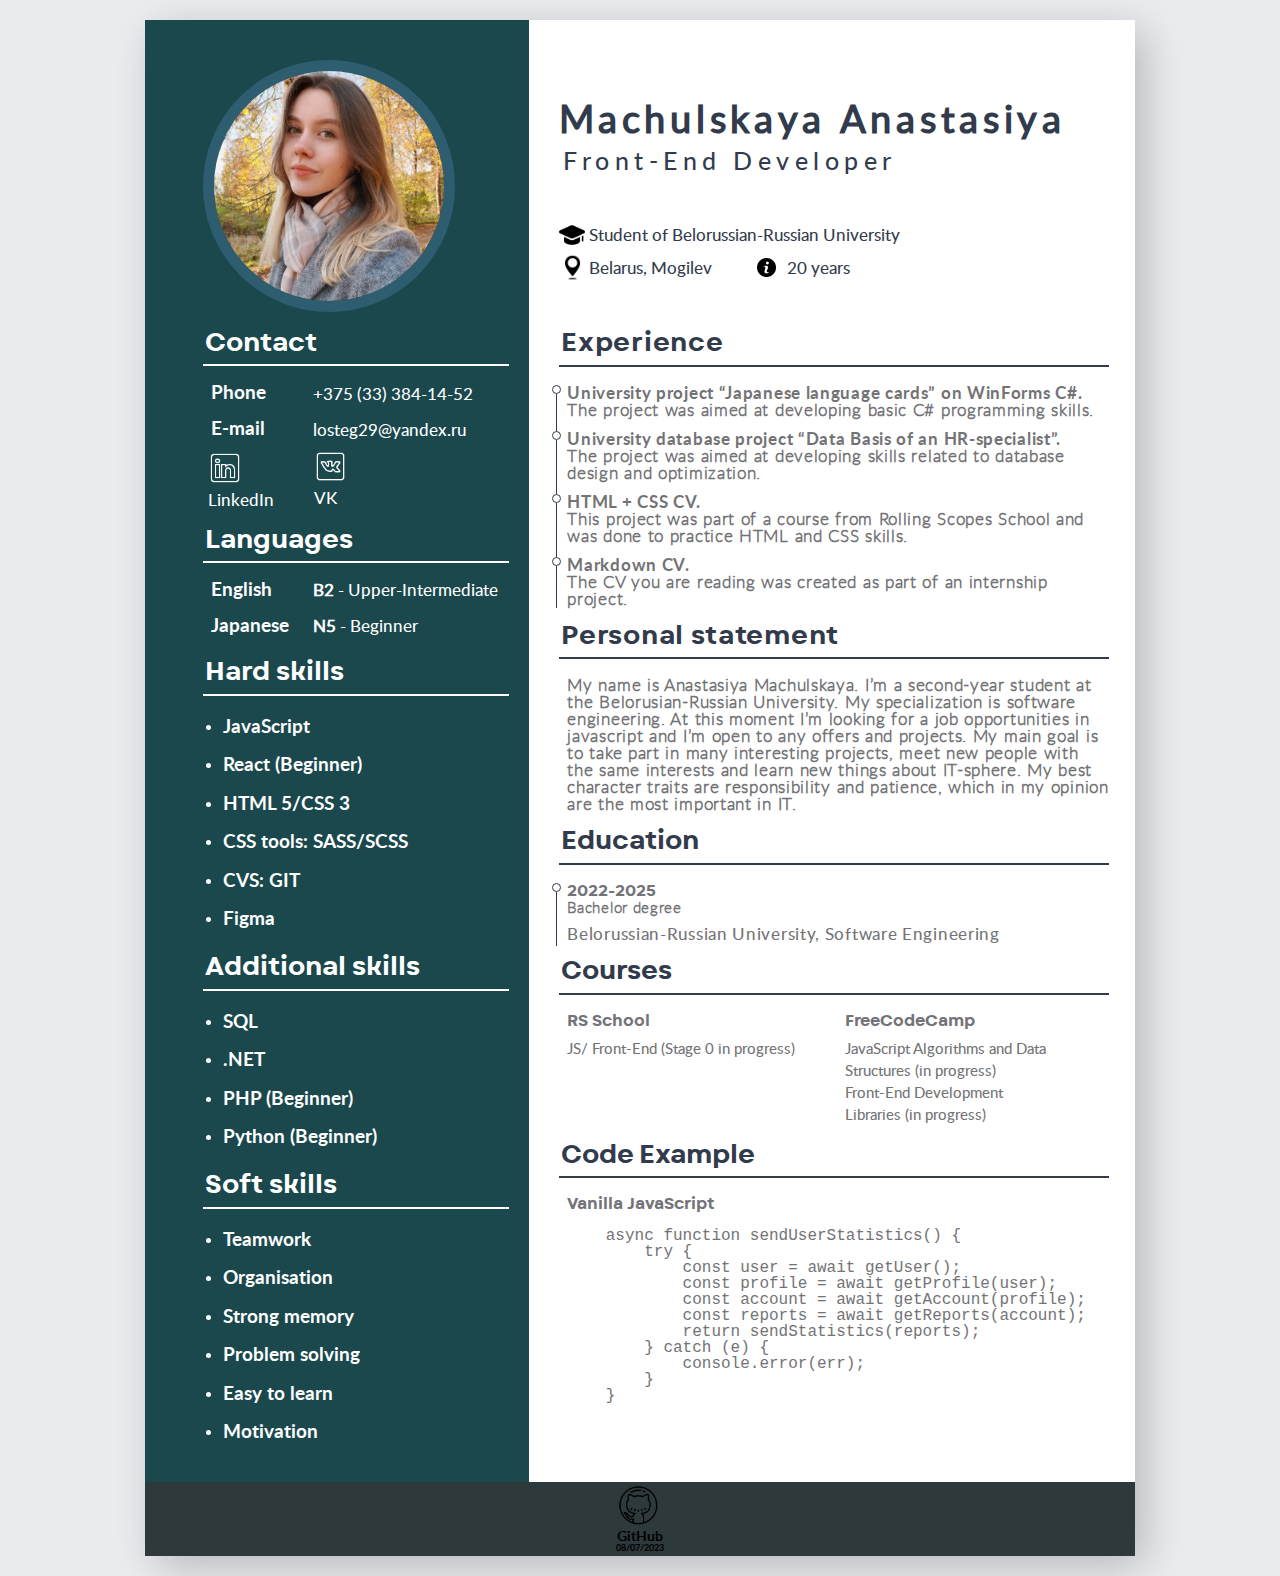
<file: index.html>
<!DOCTYPE html>
<html lang="en">
<head>
    <meta charset="UTF-8">
    <meta name="viewport" content="width=device-width, initial-scale=1.0">
    <title>Machulskaya CV</title>  
    <link rel="stylesheet" href="css/style.css">
</head>
<body>
    <div id="site__wrapper">
        <main>
            <div id="main__wrapper">
                <section id="left__sidebar">
                    <header id="avatar">
                        <img src="img/avatar.jpg" alt="avatar">
                    </header>
                    <div id="contact__info">
                        <h2>Contact</h2>
                        <div class="block__item">
                            <div class="horizontal__line"></div>
                        </div>
                        <div id="phone__number">
                            <p>Phone</p>
                            <p>+375 (33) 384-14-52</p>
                        </div>
                        <div id="e-mail">
                            <p>E-mail</p>
                            <p>losteg29@yandex.ru</p>
                        </div>
                        <nav>
                            <div id="LinkedIn">
                                <a href="https://www.linkedin.com/in/anastasiya-machulskaya-8b06b9232/"><img src="img/icon-linkedin.png" alt="LinkedId logo"></a>
                                <a href="https://www.linkedin.com/in/anastasiya-machulskaya-8b06b9232/">LinkedIn</a>
                            </div>
                            <div id="VK">
                                <a href="https://vk.com/cheburastya"><img src="img/icon-vk.png" alt="VK logo"></a>
                                <a href="https://vk.com/cheburastya">VK</a>
                            </div>
                        </nav>
                    </div>
                    <div id="language__info">
                        <h2>Languages</h2>
                        <div class="block__item">
                            <div class="horizontal__line"></div>
                        </div>
                        <div id="eng">
                            <p>English</p>
                            <p>
                                <b>B2</b> - Upper-Intermediate
                            </p>
                        </div>
                        <div id="jpn">
                            <p>Japanese</p>
                            <p>
                                <b>N5</b> - Beginner
                            </p>
                        </div>
                    </div>
                    <div id="hard__skills">
                        <h2>Hard skills</h2>
                        <div class="block__item">
                            <div class="horizontal__line"></div>
                        </div>
                        <ul class="skills__list">
                            <li>JavaScript</li>
                            <li>React (Beginner)</li>
                            <li>HTML 5/CSS 3</li>
                            <li>CSS tools: SASS/SCSS</li>
                            <li>CVS: GIT</li>
                            <li>Figma</li>
                        </ul>
                    </div>
                    <div id="additional__skills">
                        <h2>Additional skills</h2>
                        <div class="block__item">
                            <div class="horizontal__line"></div>
                        </div>
                        <ul class="skills__list">
                            <li>SQL</li>
                            <li>.NET</li>
                            <li>PHP (Beginner)</li>
                            <li>Python (Beginner)</li>
                        </ul>
                    </div>
                    <div id="soft__skills">
                        <h2>Soft skills</h2>
                        <div class="block__item">
                            <div class="horizontal__line"></div>
                        </div>
                        <ul class="skills__list">
                            <li>Teamwork</li>
                            <li>Organisation</li>
                            <li>Strong memory</li>
                            <li>Problem solving</li>
                            <li>Easy to learn</li>
                            <li>Motivation</li>
                        </ul>
                    </div>
                </section>
                <section id="right__sidebar">
                    <header id="about__me">
                        <h1 id="name">Machulskaya Anastasiya</h1>
                        <h3 id="specialization">Front-End Developer</h3>
                        <ul id="personal__info">
                            <li id="occupation">Student of Belorussian-Russian University</li>
                            <li id="location">Belarus, Mogilev</li>
                            <li id="age">20 years</li>
                        </ul>
                    </header>
                    <div id="experience">
                        <h2>Experience</h2>
                        <div class="block__item">
                            <div class="horizontal__line"></div>
                        </div>
                        <div class="block__item line__and__circle">
                            <div class="circle first-circle"></div>
                            <div class="vertical__line first-vertical-line"></div>
                            <div class="circle second-circle"></div>
                            <div class="vertical__line second-vertical-line"></div>
                            <div class="circle third-circle"></div>
                            <div class="vertical__line third-vertical-line"></div>
                            <div class="circle last-circle"></div>
                            <div class="vertical__line last-vertical-line"></div>
                        </div>
                        <ul id="projects">
                            <li>
                                <b>University project “Japanese language cards” on WinForms C#.</b>
                                <br> The project was aimed at developing basic C# programming skills.
                            </li>
                            <li>
                                <b>University database project “Data Basis of an HR-specialist”.</b>
                                <br> The project was aimed at developing skills related to database design and optimization.
                            </li>
                            <li>
                                <b>HTML + CSS CV.</b>
                                <br> This project was part of a course from Rolling Scopes School and was done to practice HTML and CSS skills.
                            </li>
                            <li>
                                <b>Markdown CV.</b>
                                <br> The CV you are reading was created as part of an internship project.
                            </li>
                        </ul>
                    </div>
                    <div id="personal__statement">
                        <h2>Personal statement</h2>
                        <div class="block__item">
                            <div class="horizontal__line"></div>
                        </div>
                        <p>My name is Anastasiya Machulskaya. I’m a second-year student at the Belorusian-Russian University. My specialization is software engineering. At this moment I’m looking for a job
                        opportunities in javascript and I’m open to any offers and projects. My main goal is to take part in many interesting projects, meet new people with the same interests and learn new
                        things about IT-sphere. My best character traits are responsibility and patience, which in my opinion are the most important in IT.</p>
                    </div>
                    <div id="education">
                        <h2>Education</h2>
                        <div class="block__item">
                            <div class="horizontal__line"></div>
                        </div>
                        <div class="block__item line__and__circle">
                            <div class="circle"></div>
                            <div class="vertical__line"></div>
                        </div>
                        <ul id="educational__institutions">
                            <li  id="Belorussian-Russian__University" class="educational__institution__name">
                                <p class="period__of__apprenticeship">2022-2025</p>
                                <p class="degree">Bachelor degree</p>
                                <p class="education">Belorussian-Russian University, Software Engineering</p>
                            </li>
                        </ul>
                    </div>
                    <div id="courses">
                        <h2>Courses</h2>
                        <div class="block__item">
                            <div class="horizontal__line"></div>
                        </div>
                        <div id="RSSchool" class="course">
                            <p class="school__name">RS School</p>
                            <ul class="course__name">
                                <li>
                                    JS/ Front-End (Stage 0 in progress)
                                </li>
                            </ul>
                        </div>
                        <div id="FreeCodeCamp" class="course">
                            <p class="school__name">FreeCodeCamp</p>
                            <ul class="course__name">
                                <li>
                                    JavaScript Algorithms and Data Structures (in progress)
                                </li>
                                <li>
                                    Front-End Development Libraries (in progress)
                                </li>
                            </ul>
                        </div>
                    </div>
                    <div id="code__example">
                        <h2>Code Example</h2>
                        <div class="block__item">
                            <div class="horizontal__line"></div>
                        </div>
                        <p id="programming__language">Vanilla JavaScript</p>
                        <pre id="code__container">
                            <code>
    async function sendUserStatistics() {
        try {
            const user = await getUser();
            const profile = await getProfile(user);
            const account = await getAccount(profile);
            const reports = await getReports(account);
            return sendStatistics(reports);
        } catch (e) {
            console.error(err);
        }
    }
                            </code>
                        </pre>
                    </div>
                </section>
            </div>
        </main>
        <footer>
            <div id="footer__wrapper">
                <a href="https://github.com/Lossteg"><img src='img/icon-github.png' alt="GitHub logo"></a>
                <a href="https://github.com/Lossteg">GitHub</a>
                <p>08/07/2023</p>
            </div>
        </footer>
    </div>
</body>
</html>
</file>
<file: css/style.css>
/* http://meyerweb.com/eric/tools/css/reset/
   v2.0 | 20110126
   License: none (public domain)
*/
html, body, div, span, applet, object, iframe,
h1, h3, h3, h4, h5, h6, p, blockquote, pre,
a, abbr, acronym, address, big, cite, code,
del, dfn, em, img, ins, kbd, q, s, samp,
small, strike, strong, sub, sup, tt, var, u, i, center,
dl, dt, dd, ol, ul, li,
fieldset, form, label, legend,
table, caption, tbody, tfoot, thead, tr, th, td,
article, aside, canvas, details, embed,
figure, figcaption, footer, header, hgroup,
menu, nav, output, ruby, section, summary,
time, mark, audio, video {
	margin: 0;
	padding: 0;
	border: 0;
	font-size: 100%;
	font: inherit;
	vertical-align: baseline;
}
/* HTML5 display-role reset for older browsers */
article, aside, details, figcaption, figure,
footer, header, hgroup, menu, nav, section {
	display: block;
}
body {
	line-height: 1;
}
blockquote, q {
	quotes: none;
}
blockquote:before, blockquote:after,
q:before, q:after {
	content: '';
	content: none;
}
table {
	border-collapse: collapse;
	border-spacing: 0;
}

@font-face {
    font-family: 'garetbold';
    src: url('../fonts/garet_bold-webfont.woff2') format('woff2'),
         url('../fonts/garet_bold-webfont.woff') format('woff');
}
@font-face {
    font-family: 'latobold';
    src: url('../fonts/lato-bold-webfont.woff2') format('woff2'),
         url('../fonts/lato-bold-webfont.woff') format('woff');
}
@font-face {
    font-family: 'latomedium';
    src: url('../fonts/lato-medium-webfont.woff2') format('woff2'),
         url('../fonts/lato-medium-webfont.woff') format('woff');
}
@font-face {
    font-family: 'latolight';
    src: url('../fonts/lato-light-webfont.woff2') format('woff2'),
         url('../fonts/lato-light-webfont.woff') format('woff');
}

:root {
	background-color: #ebecf0;
}
#site__wrapper {
	margin: 20px auto;
	box-sizing: border-box;
	max-width: 990px;
	min-width: 100px;
	box-shadow: 10px 10px 40px -1px rgba(0, 0, 0, 0.23);
}
#main__wrapper {
	display: flex;
	overflow: hidden;
}

#left__sidebar {
	padding: 30px 20px 30px 58px;
	width: 34%;
	color: #fff;
    background-color: #1a484d;
}
#left__sidebar h2 {
	margin: 15px 0px 8.5px 2px; 
	font-family: 'garetbold', 'Segoe UI', Tahoma, Geneva, Verdana, sans-serif;
	font-weight: 600;
	font-size: 26px;
	font-style: initial;
}
#avatar {
	margin-bottom: px;
	padding-top: 10px;
	background-color: #1a484d;
}
#avatar img {
	max-width: 75%;
	border: 11.5px solid #2e5d70;
	border-radius: 50%;
}
#phone__number p:first-child, #e-mail p:first-child {
	display: block;
	font-family: 'latobold', 'Segoe UI', Tahoma, Geneva, Verdana, sans-serif;
	font-weight: bold;
	font-size: 19px;
}
#phone__number p:last-child, #e-mail p:last-child {
	position: relative;
	left: 102px;
	bottom: 17px;
	display: block;
	font-family: 'latomedium', 'Segoe UI', Tahoma, Geneva, Verdana, sans-serif;
	font-weight: light;
	font-size: 17px;
}
nav {
	margin-top: -5px;
	margin-left: 5px;
	margin-bottom: 18px;
	display: flex;
	justify-content:left;
}
nav a {
	text-decoration: none;
	color: #fff;
}
nav a:hover {
	color: #90b4c3;
}
#LinkedIn {
	margin-right: 20px;
}
#VK {
	margin-left: 20px;
}
#LinkedIn a img {
	width: 51%;
}
#VK a img {
	margin-top: -1px;
	width: 66%;
} 
#LinkedIn a:last-child, #VK a:last-child {
	margin-top: 4px;
	align-self: center;
	display: block;
	font-family: 'latomedium', 'Segoe UI', Tahoma, Geneva, Verdana, sans-serif;
	font-weight: light;
	font-size: 17px;
}
#eng p:first-child, #jpn p:first-child {
	font-family: 'latobold', 'Segoe UI', Tahoma, Geneva, Verdana, sans-serif;
	font-weight: bold;
	font-size: 19px;
}
#eng p:last-child, #jpn p:last-child {
	position: relative;
	left: 102px;
	bottom: 18px;
	font-family: 'latomedium', 'Segoe UI', Tahoma, Geneva, Verdana, sans-serif;
	font-weight: light;
	font-size: 17px;
}
#language__info h2, #hard__skills h2 {
	margin-top: 6px;
}
#language__info p, #contact__info p {
	padding-left: 8px;
}
.skills__list {
	padding-left: 20px;
	font-family: 'latobold', 'Segoe UI', Tahoma, Geneva, Verdana, sans-serif;
	font-weight: bold;
	font-size: 19px;
	line-height: 2.4rem;;
}

#right__sidebar {
	padding: 82px 26px 30px 30px;
	width: 61%; 
	color: #323b4c;
	background-color: #fff;
}
#right__sidebar h2 {
	margin: 15px 0px 8.5px 2px; 
	font-family: 'garetbold', 'Segoe UI', Tahoma, Geneva, Verdana, sans-serif;
	font-weight: 600;
	font-size: 26px;
	font-style: initial;
	color: #323B4C;
}
#about__me {
	margin-bottom: 46px;
	font-family: 'latomedium', 'Segoe UI', Tahoma, Geneva, Verdana, sans-serif;
	font-weight: light;
	font-size: 16.5px;
}
#name {
	margin-bottom: 10px;
	font-size: 38px;
	font-weight: 900;
	font-style: initial;
	letter-spacing: 4.7px;
}
#specialization {
	padding-left: 4px;
	margin-bottom: 43px;
	font-size: 25px;
	font-weight: 100;
	font-style: initial;
	letter-spacing: 5.5px;
}
#personal__info {
	line-height: 29px;
	list-style: none;
}
#occupation {
	padding: 4px 0px 0px 30px;
	background-image: url('../img/graduation.png');
	background-size: 26px 26px;
	background-repeat: no-repeat;
	background-position: left center;
}
#location {
	padding: 4px 0px 0px 30px;
	background-image: url('../img/location-pin.png');
	background-size: 27px 27px;
	background-repeat: no-repeat;
	background-position: left center;
}
#age {
	position: relative;
	margin: -33px 0px 0px 198px;
	padding: 4px 0px 0px 30px;
	background-image: url('../img/information-button.png');
	background-size: 19px 19px;
	background-repeat: no-repeat;
	background-position: left center;
}
#experience {
	margin-top: 10px;
	font-family: 'latolight', 'Segoe UI', Tahoma, Geneva, Verdana, sans-serif;
	font-size: 17px;
	font-weight: 600;
	letter-spacing: 0.7px;
	color: #737376;
}
#experience b{
	font-family: 'latobold', 'Segoe UI', Tahoma, Geneva, Verdana, sans-serif;
}
#projects li{
	margin-bottom: 12px;
	margin-left: 8px;
	list-style: none;
}
#personal__statement {
	font-family: 'latolight', 'Segoe UI', Tahoma, Geneva, Verdana, sans-serif;
	font-size: 17px;
	font-weight: 600;
	letter-spacing: 0.7px;
	color: #737376;
}
#personal__statement p {
	margin-left: 8px;
}
#educational__institutions {
	list-style: none;
	margin-left: 8px;
}
.period__of__apprenticeship {
	font-family: 'garetbold', 'Segoe UI', Tahoma, Geneva, Verdana, sans-serif;
	font-size: 16px;
	font-weight: 900;
	color: #737379;
}
.degree {
	margin-top: 3px;
	font-family: 'latolight', 'Segoe UI', Tahoma, Geneva, Verdana, sans-serif;
	font-size: 14.5px;
	font-weight: 600;
	letter-spacing: 0.7px;
	color: #737376;
}
.education {
	margin-top: 10px;
	font-family: 'latomedium', 'Segoe UI', Tahoma, Geneva, Verdana, sans-serif;
	font-size: 17px;
	font-weight: 400;
	letter-spacing: 0.7px;
	color: #737376;
}
#courses .course{
	margin-right: 50px;
	margin-left: 8px;
	display: flex;
	align-items:normal;
	flex-direction: column;
}
.school__name {
	font-family: 'garetbold', 'Segoe UI', Tahoma, Geneva, Verdana, sans-serif;
	font-size: 16px;
	font-weight: 900;
	color: #737379;
}
.course__name {
	margin-top: 10px;
	font-family: 'latomedium', 'Segoe UI', Tahoma, Geneva, Verdana, sans-serif;
	font-size: 15px;
	font-weight: 400;
	color: #737376;
	list-style: none;
	line-height: 22px;
}
#RSSchool {
	float: left;
}
#programming__language {
	margin-left: 8px;
	font-family: 'garetbold', 'Segoe UI', Tahoma, Geneva, Verdana, sans-serif;
	font-size: 16px;
	font-weight: 900;
	color: #737379;
}
#code__container {
	margin-left: 8px;
	text-align: left;
	font-family: "Lucida Console", Monaco, monospace;
	color: #737376;
}

.block__item {
	margin-bottom: 18px;
}
#hard__skills .block__item, #additional__skills .block__item, #soft__skills .block__item {
	margin-bottom: 13px;
}
#left__sidebar .horizontal__line {
	border: thin solid #fff;
}
#right__sidebar .horizontal__line {
	border: thin solid #323b4c;
}
.circle {
	width: 7px;
	height: 7px;
	border: 1.7px solid #323b4c;
	border-radius: 50%;
	background-color: white;
	margin-left: -4px;
}
.vertical__line {
	border-left: 1.7px solid #323b4c;
}
#experience .vertical__line {
	margin-top: -34px;
}
#experience .first-vertical-line {
	height: 37px;
}
#experience .second-vertical-line, .third-vertical-line {
	height: 54px;
}
#experience .last-vertical-line {
	height: 42.5px;
}
#experience circle {
	position: relative;
	z-index: 2;
}
#experience .circle{
	margin-bottom: 34px;
}
#education .vertical__line {
	height: 54px;
}
.line__and__circle {
	margin-left: -3px;
	float: left;
}

#footer__wrapper { 
	padding: 3px 0px;
	display: flex;
	flex-direction: column;
	justify-content: center;
	align-items: center;
	font-family: 'latobold', 'Segoe UI', Tahoma, Geneva, Verdana, sans-serif;
	font-weight: bold;
	font-size: 14px;
	background-color: #2d393a;
}
#footer__wrapper a{
	text-decoration: none;
	color: black;
}
#footer__wrapper a img{
	padding-left: 20px;
	width: 50%;
}
#footer__wrapper p {
	color: black;
	font-size: 9px;
}
</file>
